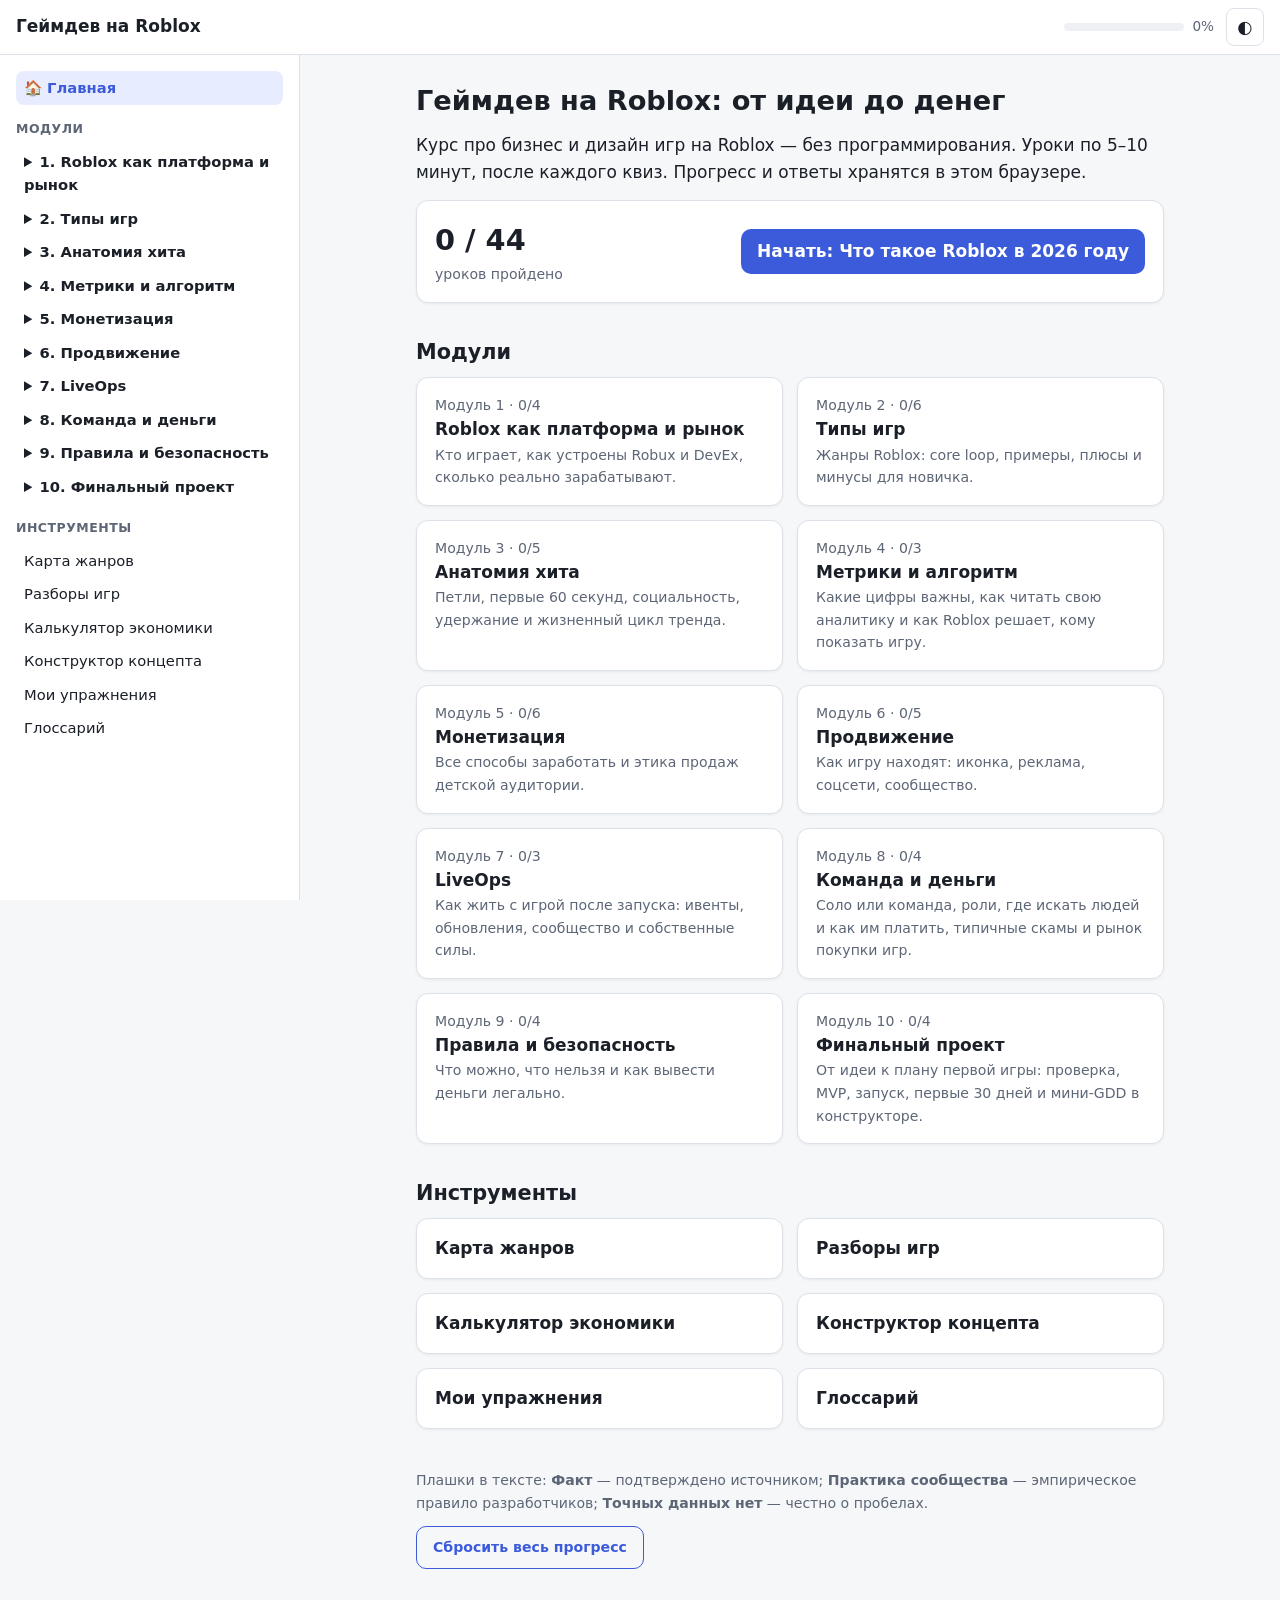
<file: index.html>
<!doctype html>
<html lang="ru">
<head>
<meta charset="utf-8">
<meta name="viewport" content="width=device-width, initial-scale=1">
<title>Геймдев на Roblox: от идеи до денег</title>
<link rel="stylesheet" href="style.css">
<script>
  // Тема применяется до отрисовки, чтобы не мигало
  try { var t = JSON.parse(localStorage.getItem('rbx-course-v1') || '{}').theme; if (t) document.documentElement.dataset.theme = t; } catch (e) {}
  window.COURSE = { modules: [], glossary: [], games: [], genres: [] };
</script>
</head>
<body>
<header class="top">
  <button class="icon-btn" id="menu-btn" aria-label="Меню">☰</button>
  <a href="#/" class="brand">Геймдев на Roblox</a>
  <div class="top-progress" title="Пройдено уроков"><div class="bar"><i id="top-bar"></i></div><span id="top-pct">0%</span></div>
  <button class="icon-btn" id="theme-btn" aria-label="Сменить тему">◐</button>
</header>
<div class="layout">
  <nav id="sidebar" class="sidebar" aria-label="Содержание"></nav>
  <main id="app" class="main" tabindex="-1"></main>
</div>
<div id="gl-pop" class="gl-pop" role="tooltip" hidden></div>

<!-- Контент: порядок подключения = порядок модулей -->
<script src="content/glossary.js"></script>
<script src="content/genres.js"></script>
<script src="content/games.js"></script>
<script src="content/genre-stats.js"></script>
<script src="content/m01.js"></script>
<script src="content/m02.js"></script>
<script src="content/m03.js"></script>
<script src="content/m04.js"></script>
<script src="content/m05.js"></script>
<script src="content/m06.js"></script>
<script src="content/m07.js"></script>
<script src="content/m08.js"></script>
<script src="content/m09.js"></script>
<script src="content/m10.js"></script>

<script src="tools.js"></script>
<script src="app.js"></script>
</body>
</html>
</file>
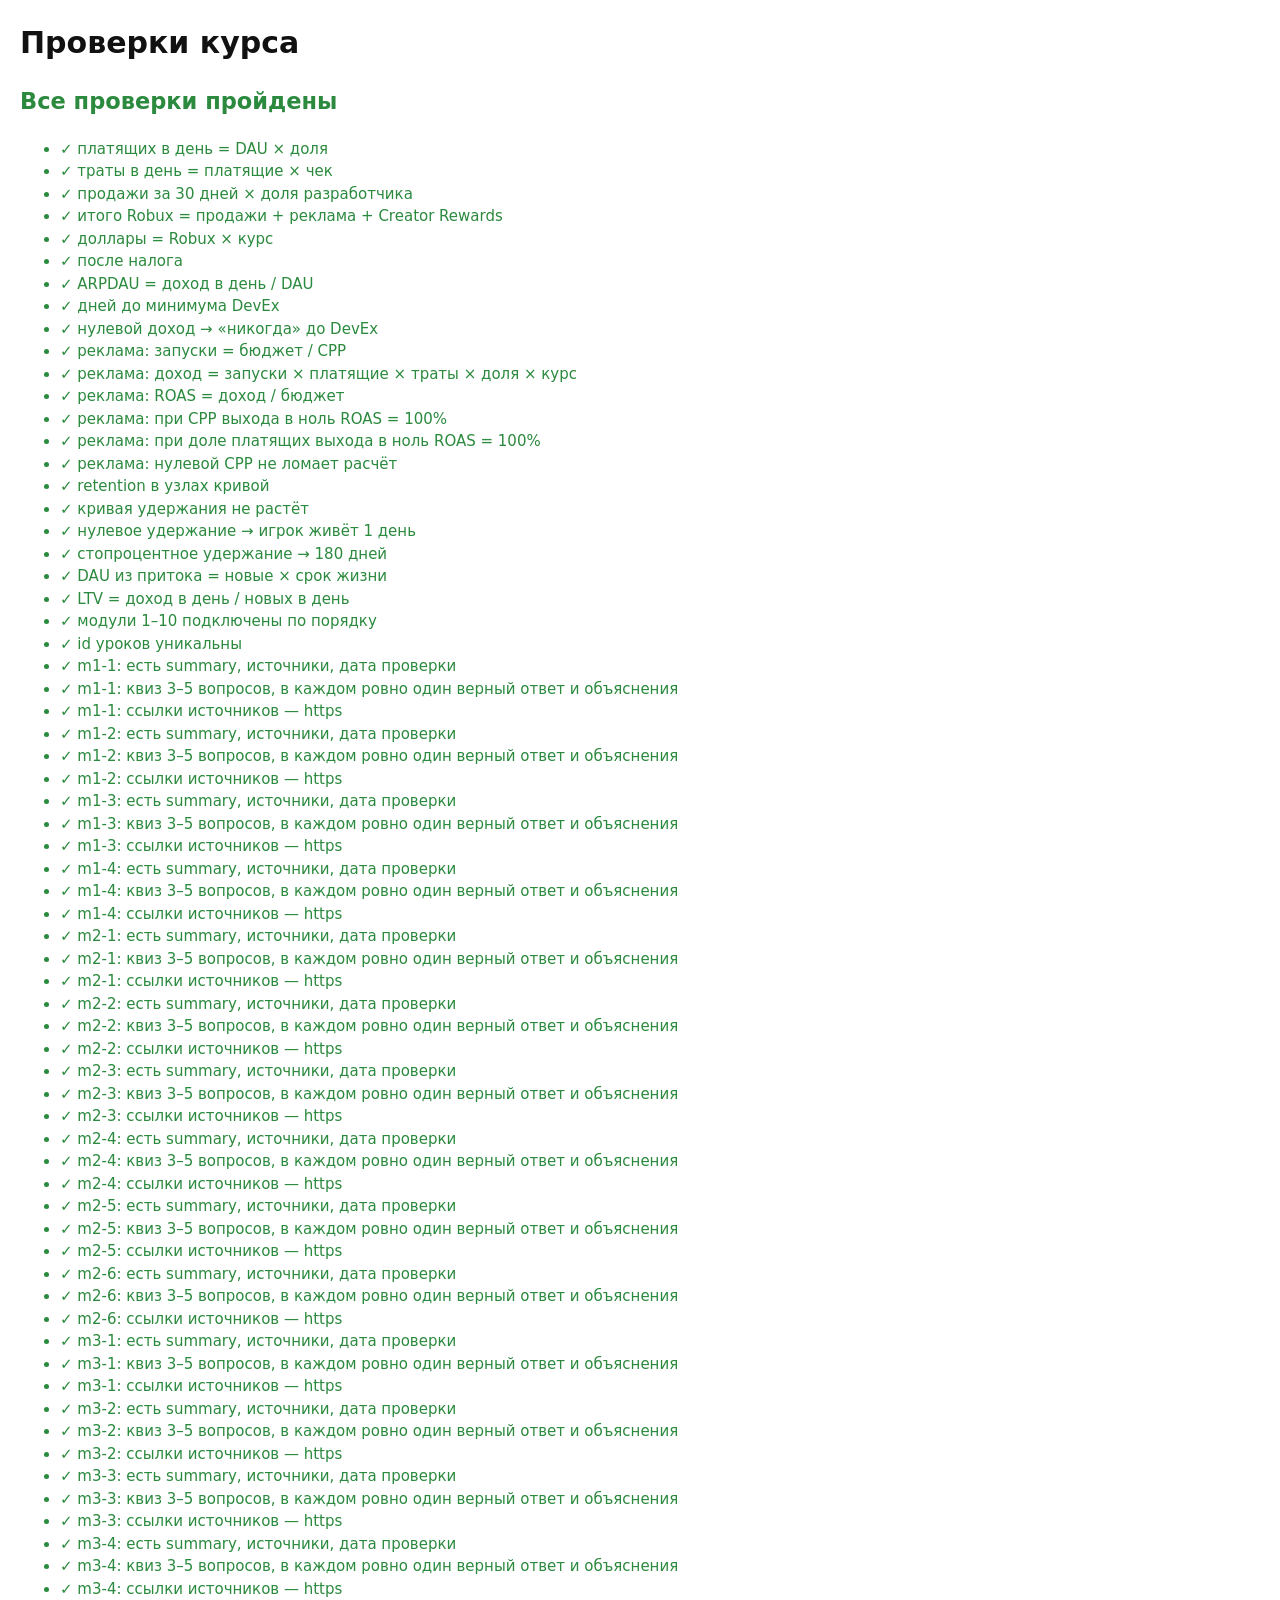
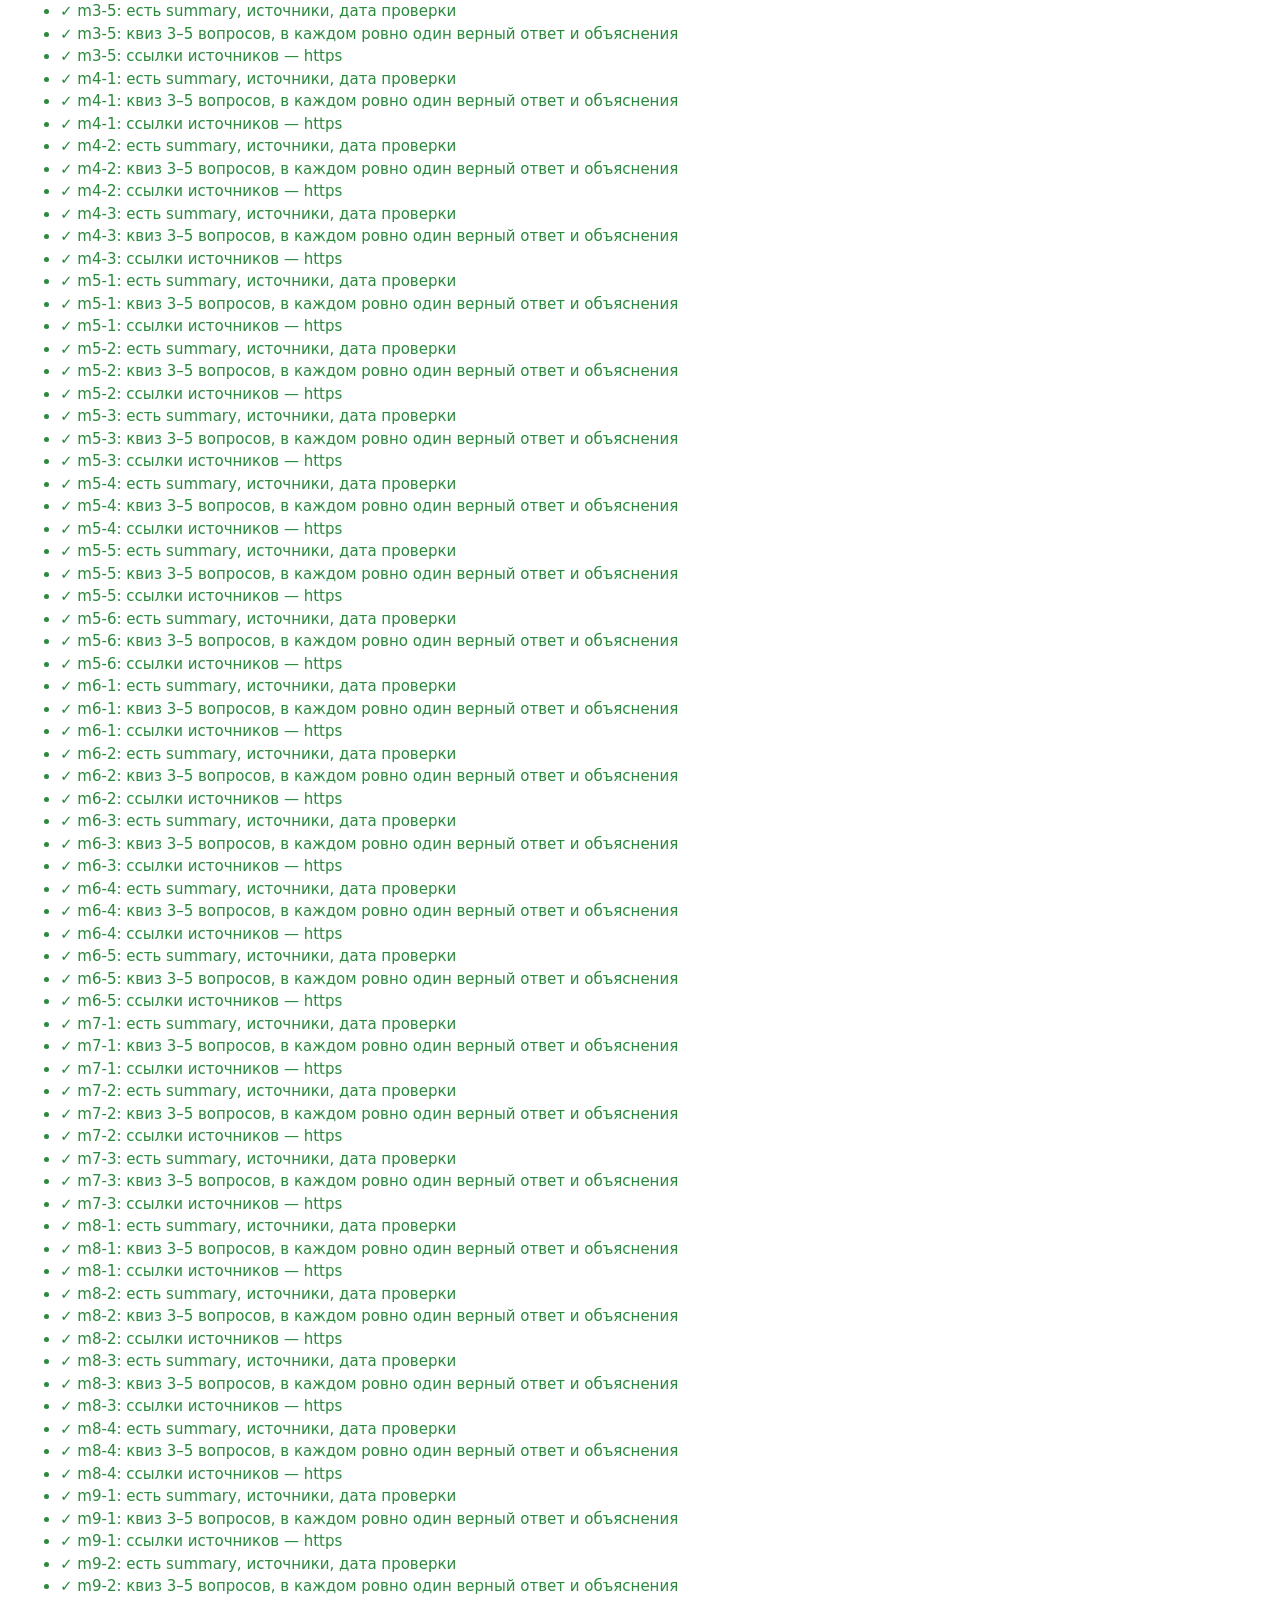
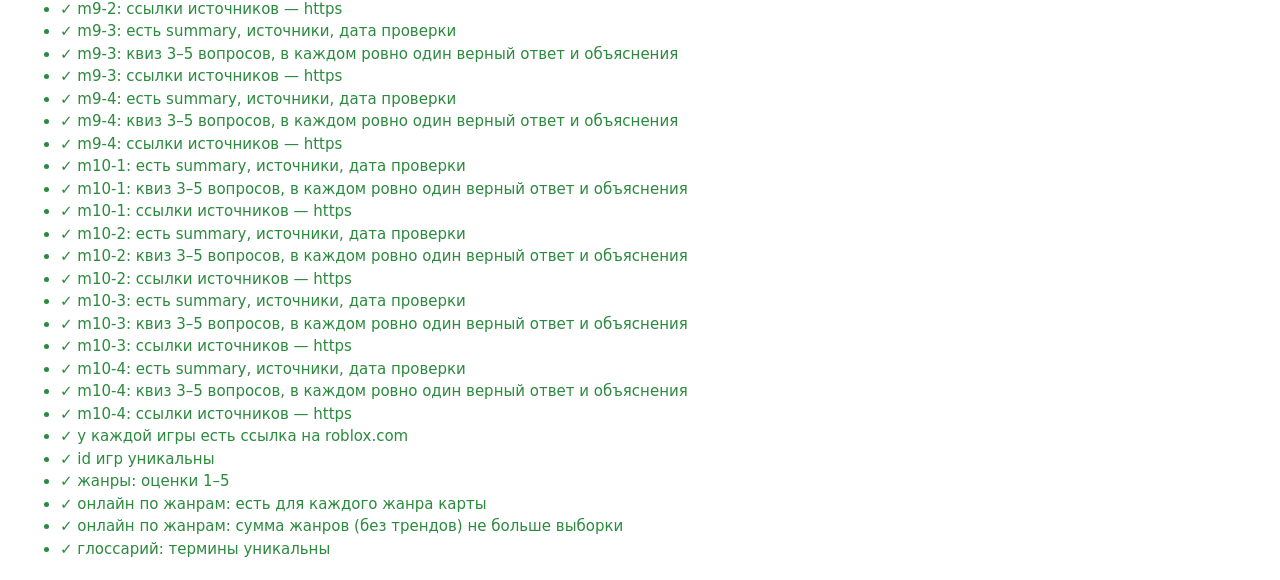
<file: tests.html>
<!doctype html>
<html lang="ru"><head><meta charset="utf-8"><title>Проверки курса</title>
<style>body{font:15px/1.5 system-ui;margin:20px;background:#fff;color:#111} .ok{color:#2b8a3e} .bad{color:#c92a2a;font-weight:700}</style>
<script>window.COURSE = { modules: [], glossary: [], games: [], genres: [] };</script>
<script src="content/glossary.js"></script><script src="content/genres.js"></script><script src="content/games.js"></script><script src="content/genre-stats.js"></script>
<script src="content/m01.js"></script><script src="content/m02.js"></script><script src="content/m03.js"></script>
<script src="content/m04.js"></script><script src="content/m05.js"></script><script src="content/m06.js"></script>
<script src="content/m07.js"></script><script src="content/m08.js"></script><script src="content/m09.js"></script>
<script src="content/m10.js"></script><script src="tools.js"></script>
</head><body><h1>Проверки курса</h1><ul id="out"></ul>
<script>
// Открыть двойным кликом: все строки должны быть зелёными.
const out = document.getElementById('out'); let fails = 0;
function check(name, cond) {
  const li = document.createElement('li'); li.className = cond ? 'ok' : 'bad';
  li.textContent = (cond ? '✓ ' : '✗ ') + name; out.appendChild(li); if (!cond) fails++;
}
const near = (a, b, eps = 1e-6) => Math.abs(a - b) <= eps * Math.max(1, Math.abs(b));

// --- Калькулятор ---
const base = { mode: 'dau', dau: 1000, payerPct: 1, avgCheck: 150, devShare: 70, adsRobux: 500, rewardsRobux: 1000, rate: 0.0038, taxPct: 13 };
let r = calcEconomy(base);
check('платящих в день = DAU × доля', near(r.payersPerDay, 10));
check('траты в день = платящие × чек', near(r.grossDaily, 1500));
check('продажи за 30 дней × доля разработчика', near(r.salesMonth, 1500 * 30 * 0.7)); // 31 500
check('итого Robux = продажи + реклама + Creator Rewards', near(r.totalR, 31500 + 500 + 1000));
check('доллары = Robux × курс', near(r.usd, 33000 * 0.0038));
check('после налога', near(r.usdAfterTax, 33000 * 0.0038 * 0.87));
check('ARPDAU = доход в день / DAU', near(r.arpdauR, 33000 / 30 / 1000));
check('дней до минимума DevEx', r.daysToDevex === Math.ceil(ECON.devexMin / 1100));
check('нулевой доход → «никогда» до DevEx', calcEconomy({ ...base, payerPct: 0, adsRobux: 0, rewardsRobux: 0 }).daysToDevex === Infinity);

// --- Рекламный бюджет ---
const ad = calcAds({ adBudget: 20, cpp: 0.0073, adD1: 3, adPayerPct: 1, adSpend: 150, devShare: 70, rate: 0.0038 });
check('реклама: запуски = бюджет / CPP', near(ad.plays, 20 / 0.0073));
check('реклама: доход = запуски × платящие × траты × доля × курс', near(ad.revenueUsd, 20 / 0.0073 * 0.01 * 150 * 0.7 * 0.0038));
check('реклама: ROAS = доход / бюджет', near(ad.roas, ad.revenueUsd / 20 * 100));
check('реклама: при CPP выхода в ноль ROAS = 100%', near(calcAds({ adBudget: 20, cpp: ad.breakEvenCpp, adD1: 3, adPayerPct: 1, adSpend: 150, devShare: 70, rate: 0.0038 }).roas, 100));
check('реклама: при доле платящих выхода в ноль ROAS = 100%', near(calcAds({ adBudget: 20, cpp: 0.0073, adD1: 3, adPayerPct: ad.breakEvenPayerPct, adSpend: 150, devShare: 70, rate: 0.0038 }).roas, 100));
check('реклама: нулевой CPP не ломает расчёт', calcAds({ adBudget: 20, cpp: 0, adD1: 3, adPayerPct: 1, adSpend: 150, devShare: 70, rate: 0.0038 }).plays === 0);

// --- Удержание ---
check('retention в узлах кривой', near(retentionAt(1, .2, .06, .02), .2) && near(retentionAt(7, .2, .06, .02), .06) && near(retentionAt(30, .2, .06, .02), .02));
let mono = true; for (let d = 1; d < 180; d++) if (retentionAt(d + 1, .2, .06, .02) > retentionAt(d, .2, .06, .02) + 1e-12) mono = false;
check('кривая удержания не растёт', mono);
check('нулевое удержание → игрок живёт 1 день', near(lifetimeDays(0, 0, 0), 1, 1e-2));
check('стопроцентное удержание → 180 дней', near(lifetimeDays(1, 1, 1), 180));
const flow = calcEconomy({ ...base, mode: 'flow', newPerDay: 100, d1: 20, d7: 6, d30: 2 });
check('DAU из притока = новые × срок жизни', near(flow.dau, 100 * lifetimeDays(.2, .06, .02)));
check('LTV = доход в день / новых в день', near(flow.ltvR, flow.totalR / 30 / 100));

// --- Контент ---
const lessons = COURSE.modules.flatMap(m => m.lessons);
check('модули 1–10 подключены по порядку', COURSE.modules.map(m => m.n).join() === '1,2,3,4,5,6,7,8,9,10');
check('id уроков уникальны', new Set(lessons.map(l => l.id)).size === lessons.length);
for (const l of lessons.filter(l => l.body)) {
  check(`${l.id}: есть summary, источники, дата проверки`, l.summary?.length && l.sources?.length && /^\d{4}-\d{2}-\d{2}$/.test(l.verified));
  check(`${l.id}: квиз 3–5 вопросов, в каждом ровно один верный ответ и объяснения`,
    l.quiz && l.quiz.length >= 3 && l.quiz.length <= 5 && l.quiz.every(q => q.a.filter(a => a.ok).length === 1 && q.a.every(a => a.why)));
  check(`${l.id}: ссылки источников — https`, l.sources.every(s => /^https:\/\//.test(s.url)));
}
check('у каждой игры есть ссылка на roblox.com', COURSE.games.every(g => /^https:\/\/www\.roblox\.com\/games\/\d+/.test(g.url)));
check('id игр уникальны', new Set(COURSE.games.map(g => g.id)).size === COURSE.games.length);
check('жанры: оценки 1–5', COURSE.genres.every(g => [g.diff, g.money, g.comp].every(n => n >= 1 && n <= 5)));
check('онлайн по жанрам: есть для каждого жанра карты', COURSE.genres.every(g => COURSE.genreStats.rows[g.name]?.ccu > 0));
check('онлайн по жанрам: сумма жанров (без трендов) не больше выборки', Object.entries(COURSE.genreStats.rows).filter(([k]) => k !== 'Трендовые вирусные игры').reduce((a, [, r]) => a + r.ccu, 0) <= COURSE.genreStats.sampleCcu);
check('глоссарий: термины уникальны', new Set(COURSE.glossary.map(g => g.term)).size === COURSE.glossary.length);

const h = document.createElement('h2'); h.className = fails ? 'bad' : 'ok';
h.textContent = fails ? `Провалено: ${fails}` : 'Все проверки пройдены'; document.body.insertBefore(h, out);
</script></body></html>
</file>
<file: style.css>
:root {
  --bg: #f6f7f9; --surface: #fff; --surface-2: #eef0f4; --text: #1b1f27; --muted: #5d6676;
  --border: #dde1e8; --accent: #3b5bdb; --accent-soft: #e7ecff; --ok: #2b8a3e; --ok-soft: #e6f4ea;
  --bad: #c92a2a; --bad-soft: #fdecec; --warn: #b26a00; --warn-soft: #fff4e0;
  --practice: #7048e8; --practice-soft: #f0ebff; --radius: 12px; --shadow: 0 1px 3px rgba(0,0,0,.06);
}
:root[data-theme="dark"] {
  --bg: #12151b; --surface: #1a1e26; --surface-2: #232834; --text: #e6e9ef; --muted: #9aa3b2;
  --border: #2e3442; --accent: #7c95ff; --accent-soft: #232c4d; --ok: #69db7c; --ok-soft: #1c3324;
  --bad: #ff8787; --bad-soft: #3a1f22; --warn: #ffc078; --warn-soft: #3a2c17;
  --practice: #b197fc; --practice-soft: #2a2342; --shadow: none;
}
@media (prefers-color-scheme: dark) {
  :root:not([data-theme="light"]) {
    --bg: #12151b; --surface: #1a1e26; --surface-2: #232834; --text: #e6e9ef; --muted: #9aa3b2;
    --border: #2e3442; --accent: #7c95ff; --accent-soft: #232c4d; --ok: #69db7c; --ok-soft: #1c3324;
    --bad: #ff8787; --bad-soft: #3a1f22; --warn: #ffc078; --warn-soft: #3a2c17;
    --practice: #b197fc; --practice-soft: #2a2342; --shadow: none;
  }
}

* { box-sizing: border-box; }
html { -webkit-text-size-adjust: 100%; }
body { margin: 0; background: var(--bg); color: var(--text); font: 17px/1.6 system-ui, -apple-system, "Segoe UI", Roboto, sans-serif; }
a { color: var(--accent); }
h1, h2, h3 { line-height: 1.25; }
h1 { font-size: 1.7rem; margin: .2em 0 .5em; }
h2 { font-size: 1.3rem; margin: 1.8em 0 .5em; }
h3 { font-size: 1.08rem; margin: 1.4em 0 .4em; }
p { margin: .6em 0; }
button, input, select, textarea { font: inherit; color: inherit; }

/* Шапка */
.top { position: sticky; top: 0; z-index: 20; display: flex; align-items: center; gap: 12px; padding: 8px 16px; background: var(--surface); border-bottom: 1px solid var(--border); }
.brand { font-weight: 700; color: var(--text); text-decoration: none; white-space: nowrap; }
.top-progress { margin-left: auto; display: flex; align-items: center; gap: 8px; font-size: .85rem; color: var(--muted); }
.bar { width: 120px; height: 8px; background: var(--surface-2); border-radius: 99px; overflow: hidden; }
.bar i { display: block; height: 100%; width: 0; background: var(--accent); transition: width .3s; }
.icon-btn { background: none; border: 1px solid var(--border); border-radius: 8px; width: 38px; height: 38px; cursor: pointer; font-size: 1.1rem; }

/* Раскладка */
.layout { display: flex; }
.sidebar { width: 300px; flex-shrink: 0; height: calc(100vh - 55px); position: sticky; top: 55px; overflow-y: auto; padding: 16px; border-right: 1px solid var(--border); background: var(--surface); font-size: .92rem; }
.main { flex: 1; min-width: 0; max-width: 780px; margin: 0 auto; padding: 24px 16px 80px; outline: none; }
.main.wide { max-width: 1100px; }
#menu-btn { display: none; }
@media (max-width: 900px) {
  #menu-btn { display: block; }
  .sidebar { position: fixed; left: 0; top: 55px; z-index: 15; transform: translateX(-100%); transition: transform .2s; box-shadow: 0 0 40px rgba(0,0,0,.2); }
  .sidebar.open { transform: none; }
  .bar { width: 60px; }
  .brand { font-size: .95rem; }
}

/* Навигация */
.nav-group { margin-bottom: 14px; }
.nav-group > .nav-title { font-weight: 600; font-size: .78rem; text-transform: uppercase; letter-spacing: .04em; color: var(--muted); margin: 0 0 6px; }
.sidebar a { display: flex; gap: 8px; padding: 5px 8px; border-radius: 8px; color: var(--text); text-decoration: none; }
.sidebar a:hover { background: var(--surface-2); }
.sidebar a.active { background: var(--accent-soft); color: var(--accent); font-weight: 600; }
.sidebar a.soon { color: var(--muted); }
.sidebar details summary { cursor: pointer; padding: 5px 8px; border-radius: 8px; font-weight: 600; }
.sidebar details summary:hover { background: var(--surface-2); }
.sidebar details > div { padding-left: 10px; }
.check { width: 1.1em; flex-shrink: 0; color: var(--ok); }

/* Карточки и блоки */
.card { background: var(--surface); border: 1px solid var(--border); border-radius: var(--radius); padding: 16px 18px; margin: 14px 0; box-shadow: var(--shadow); }
.grid { display: grid; grid-template-columns: repeat(auto-fill, minmax(260px, 1fr)); gap: 14px; }
.grid .card { margin: 0; }
.muted { color: var(--muted); }
.small { font-size: .88rem; }
.pill { text-decoration: none; display: inline-block; padding: 1px 9px; border-radius: 99px; background: var(--surface-2); font-size: .8rem; color: var(--muted); margin: 2px 4px 2px 0; }
.pill.on { background: var(--accent); color: #fff; }
.btn { display: inline-block; background: var(--accent); color: #fff; border: 0; border-radius: 10px; padding: 9px 16px; cursor: pointer; text-decoration: none; font-weight: 600; }
.btn.ghost { background: transparent; color: var(--accent); border: 1px solid var(--accent); }
.btn:disabled { opacity: .45; cursor: default; }
.row { display: flex; gap: 10px; flex-wrap: wrap; align-items: center; }
.spacer { flex: 1; }

/* Плашки внутри уроков */
.note { border-left: 4px solid var(--accent); background: var(--accent-soft); border-radius: 0 10px 10px 0; padding: 10px 14px; margin: 14px 0; }
.note::before { display: block; font-weight: 700; font-size: .78rem; text-transform: uppercase; letter-spacing: .04em; margin-bottom: 2px; }
.note.fact::before { content: "Факт"; color: var(--accent); }
.note.practice { border-color: var(--practice); background: var(--practice-soft); }
.note.practice::before { content: "Практика сообщества"; color: var(--practice); }
.note.opinion { border-color: var(--practice); background: var(--practice-soft); }
.note.opinion::before { content: "Мнение автора курса"; color: var(--practice); }
.note.warn { border-color: var(--warn); background: var(--warn-soft); }
.note.warn::before { content: "Важно"; color: var(--warn); }
.note.ru { border-color: var(--bad); background: var(--bad-soft); }
.note.ru::before { content: "Для России"; color: var(--bad); }
.note.unknown { border-color: var(--muted); background: var(--surface-2); }
.note.unknown::before { content: "Точных данных нет"; color: var(--muted); }

/* Таблицы */
.table-wrap { overflow-x: auto; margin: 14px 0; border: 1px solid var(--border); border-radius: var(--radius); }
table { border-collapse: collapse; width: 100%; font-size: .92rem; background: var(--surface); }
th, td { padding: 8px 10px; text-align: left; border-bottom: 1px solid var(--border); vertical-align: top; }
th { background: var(--surface-2); font-weight: 600; white-space: nowrap; }
tr:last-child td { border-bottom: 0; }
th.sortable { cursor: pointer; user-select: none; }
th.sortable::after { content: " ↕"; color: var(--muted); font-size: .8em; }

/* Схема-поток */
.flow { display: flex; flex-wrap: wrap; align-items: center; gap: 6px; margin: 14px 0; }
.flow > span { background: var(--surface); border: 1px solid var(--border); border-radius: 10px; padding: 6px 12px; font-size: .92rem; }
.flow > b { color: var(--muted); font-weight: 400; }
.flow.loop::after { content: "↺ и снова"; color: var(--accent); font-size: .85rem; }

/* Столбики (простые диаграммы) */
.bars { margin: 14px 0; }
.bars .b { display: grid; grid-template-columns: 9em 1fr 6.5em; gap: 8px; align-items: center; font-size: .9rem; margin: 5px 0; }
.bars .b div { height: 14px; background: var(--surface-2); border-radius: 99px; overflow: hidden; }
.bars .b div i { display: block; height: 100%; background: var(--accent); }
.bars .b span:last-child { white-space: nowrap; text-align: right; font-variant-numeric: tabular-nums; }

/* Урок */
.crumbs { font-size: .85rem; color: var(--muted); }
.crumbs a { color: var(--muted); }
.meta { font-size: .85rem; color: var(--muted); margin-bottom: 18px; }
.summary { border: 2px solid var(--ok); background: var(--ok-soft); border-radius: var(--radius); padding: 12px 18px; margin: 28px 0; }
.summary h2 { margin-top: .3em; font-size: 1.1rem; }
.summary ul { margin: 0; padding-left: 1.2em; }
.sources { font-size: .88rem; }
.sources ol { padding-left: 1.3em; }
.sources li { margin: 3px 0; word-break: break-word; }
.lesson-nav { display: flex; justify-content: space-between; gap: 10px; margin-top: 30px; flex-wrap: wrap; }
.done-box { text-align: center; margin: 24px 0; }

/* Квиз */
.quiz .q { margin: 18px 0; }
.quiz .q > p { font-weight: 600; }
.opt { display: block; width: 100%; text-align: left; background: var(--surface); border: 1px solid var(--border); border-radius: 10px; padding: 9px 12px; margin: 6px 0; cursor: pointer; }
.opt:hover:not(:disabled) { border-color: var(--accent); }
.opt:disabled { cursor: default; }
.opt.right { border-color: var(--ok); background: var(--ok-soft); }
.opt.wrong { border-color: var(--bad); background: var(--bad-soft); }
.opt .why { display: block; font-size: .88rem; color: var(--muted); margin-top: 4px; }
.score { font-weight: 700; }

/* Формы */
label.f { display: block; margin: 14px 0 4px; font-weight: 600; }
.hint { font-size: .85rem; color: var(--muted); margin: 2px 0 6px; }
input[type=text], input[type=number], select, textarea { width: 100%; background: var(--surface); border: 1px solid var(--border); border-radius: 8px; padding: 8px 10px; }
textarea { min-height: 80px; resize: vertical; }
input:focus, select:focus, textarea:focus { outline: 2px solid var(--accent); outline-offset: 0; }
.steps { display: flex; gap: 4px; flex-wrap: wrap; margin: 8px 0 16px; }
.steps button { border: 1px solid var(--border); background: var(--surface); border-radius: 99px; padding: 3px 11px; cursor: pointer; font-size: .85rem; }
.steps button.on { background: var(--accent); color: #fff; border-color: var(--accent); }
.steps button.filled:not(.on) { border-color: var(--ok); color: var(--ok); }

/* Калькулятор */
.calc { display: grid; grid-template-columns: 1fr 1fr; gap: 20px; }
@media (max-width: 760px) { .calc { grid-template-columns: 1fr; } }
.calc .out { position: sticky; top: 70px; align-self: start; }
.big { font-size: 1.8rem; font-weight: 700; font-variant-numeric: tabular-nums; }
.kv { display: flex; justify-content: space-between; gap: 10px; padding: 4px 0; border-bottom: 1px dashed var(--border); font-variant-numeric: tabular-nums; }
.seg { display: inline-flex; border: 1px solid var(--border); border-radius: 10px; overflow: hidden; }
.seg button { border: 0; background: var(--surface); padding: 6px 12px; cursor: pointer; }
.seg button.on { background: var(--accent); color: #fff; }

/* Фильтры */
.filters { display: grid; grid-template-columns: repeat(auto-fill, minmax(170px, 1fr)); gap: 10px; margin: 12px 0; }
.filters label { font-size: .82rem; color: var(--muted); }
.dots { letter-spacing: 1px; color: var(--accent); white-space: nowrap; }

/* Глоссарий */
.gl { background: none; border: 0; padding: 0; color: inherit; border-bottom: 1.5px dotted var(--accent); cursor: help; }
.gl-pop { position: fixed; z-index: 50; max-width: min(340px, calc(100vw - 32px)); background: var(--surface); color: var(--text); border: 1px solid var(--border); border-radius: 10px; padding: 10px 12px; box-shadow: 0 8px 30px rgba(0,0,0,.18); font-size: .9rem; line-height: 1.45; }
.gl-pop b { display: block; margin-bottom: 3px; }
dl.glossary dt { font-weight: 700; margin-top: 14px; }
dl.glossary dd { margin: 2px 0 0; }

/* Карточки игр */
.game h3 { margin: 0 0 4px; }
.game dl { margin: 8px 0 0; font-size: .92rem; }
.game dt { font-weight: 600; color: var(--muted); font-size: .78rem; text-transform: uppercase; letter-spacing: .03em; margin-top: 8px; }
.game dd { margin: 0; }
.genres td:last-child { min-width: 280px; }
.mini { height: 6px; background: var(--surface-2); border-radius: 99px; overflow: hidden; margin: 3px 0; min-width: 90px; }
.mini i { display: block; height: 100%; background: var(--accent); }
</file>
